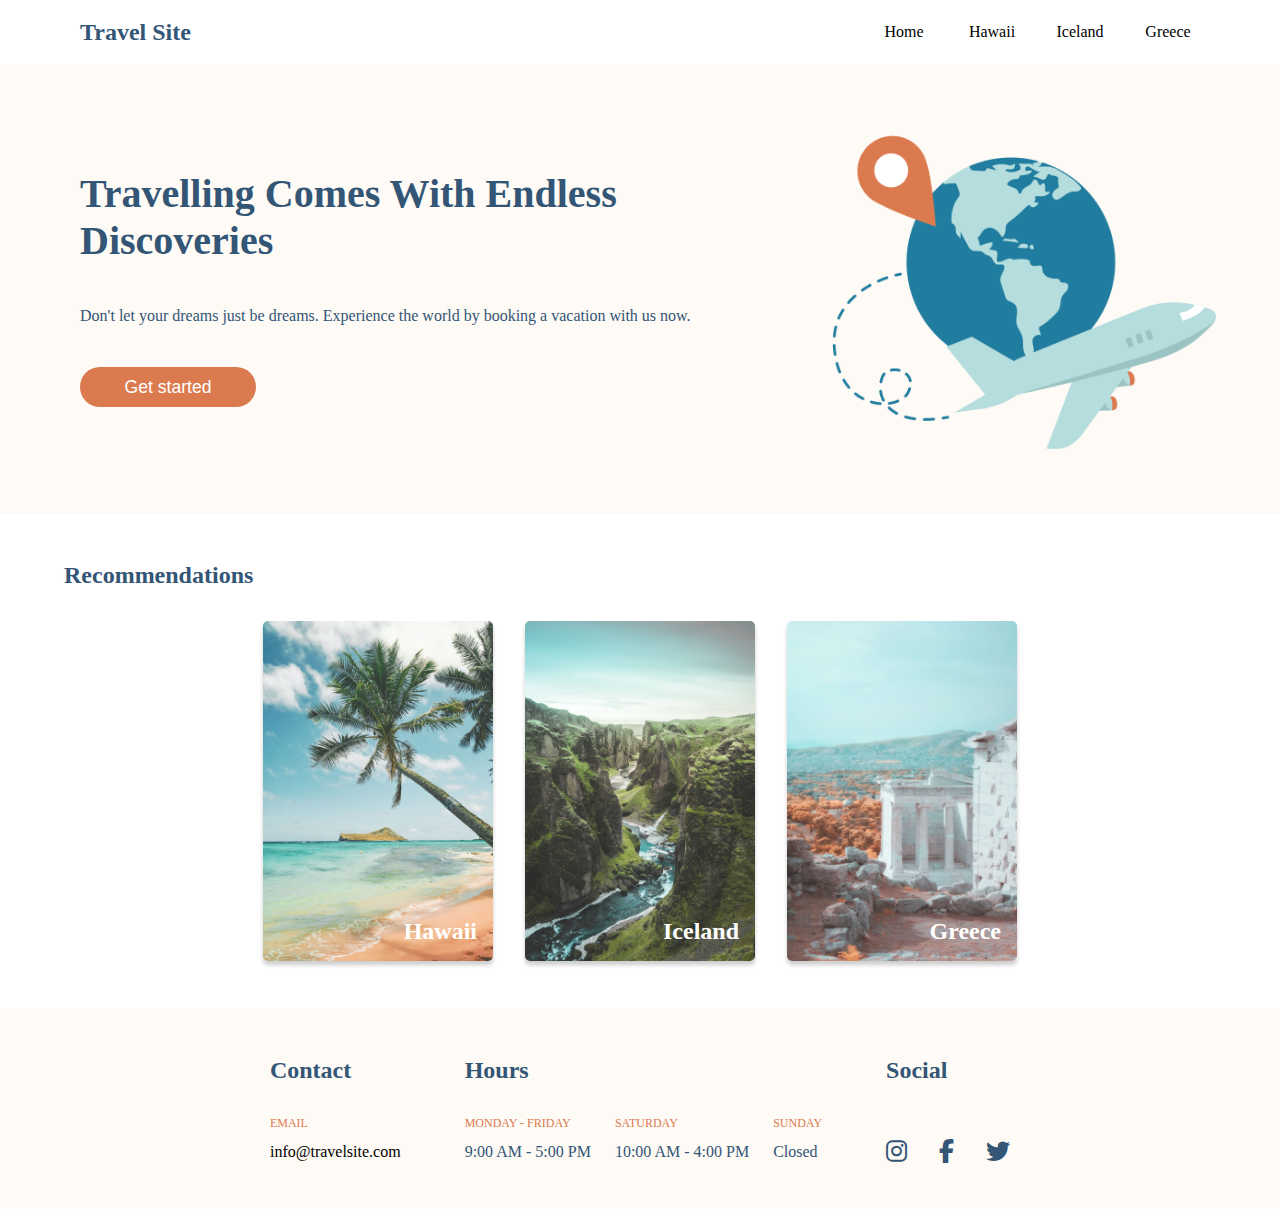
<file: index.html>
<!DOCTYPE html>
<html lang="en">
<head>
    <meta charset="UTF-8">
    <meta http-equiv="X-UA-Compatible" content="IE=edge">
    <meta name="viewport" content="width=device-width, initial-scale=1.0">
    <title>Travel Site</title>
    <link rel="stylesheet" href="./css/main.css">
    <link rel="stylesheet" href="./css/global.css">
    <link rel="stylesheet" href="https://cdnjs.cloudflare.com/ajax/libs/font-awesome/6.2.0/css/all.min.css">
</head>
<body>
    <header class="navbar">
        <div class="navbar__heading">
            <h2><a href="index.html">Travel Site</a></h2>
        </div>
        <ul class="navbar__items">
            <li class="navbar__item"><a href="index.html">Home</a></li>
            <li class="navbar__item"><a href="/pages/hawaii.html">Hawaii</a></li>
            <li class="navbar__item"><a href="/pages/iceland.html">Iceland</a></li>
            <li class="navbar__item"><a href="/pages/greece.html">Greece</a></li>        
        </ul>
    </header>
    <main>
        <section class="hero">
            <article class="hero__article">
                <h1 class="hero__header">Travelling Comes With Endless Discoveries</h1>
                <p class="hero__subheader">Don't let your dreams just be dreams. Experience the world by booking a vacation with us now.</p>
                <button class="hero__button">Get started</button>
            </article>
            <img class="hero__img" src="/assets/images/hero.png" alt="Hero section image">
        </section>
        <article class="recommendations">
            <h2 class="recommendations__header">Recommendations</h2>
            <section class="recommendations__section">
                <a href="/pages/hawaii.html"><div class="card card-hawaii">
                    <h2 class="card__header">Hawaii</h2>
                </div></a>
                <a href="/pages/iceland.html"><div class="card card-iceland">
                    <h2 class="card__header">Iceland</h2>
                </div></a>
                <a href="/pages/greece.html"><div class="card card-greece">
                    <h2 class="card__header">Greece</h2>
                </div></a>
            </section>
        </article>
    </main>
    <footer>
        <section class="contact__section">
            <h2 class="contact__header">Contact</h2>
            <div class="contact__content">
                <p class="contact__subject">EMAIL</p>
                <p class="contact__info"><a>info@travelsite.com</a></p>
            </div>
        </section>
        <section class="hours__section">
            <h2 class="hours__header">Hours</h2>
            <div class="hours__container">
                <div class="hours__content">
                    <p class="hours__subject">MONDAY - FRIDAY</p>
                    <p class="hours__info">9:00 AM - 5:00 PM</p>
                </div>
                <div class="hours__content">
                    <p class="hours__subject">SATURDAY</p>
                    <p class="hours__info">10:00 AM - 4:00 PM</p>
                </div>
                <div class="hours__content">
                    <p class="hours__subject">SUNDAY</p>
                    <p class="hours__info">Closed</p>
                </div>
            </div>
        </section>
        <section class="social__section">
            <h2 class="social__header">Social</h2>
            <div class="social__icons">
                <a href="#"><i class="fa-brands fa-instagram fa-xl"></i></a>
                <a href="#"><i class="fa-brands fa-facebook-f fa-xl"></i></a>
                <a href="#"><i class="fa-brands fa-twitter fa-xl"></i></a>
            </div>
        </section>
    </footer>
</body>
</html>
</file>
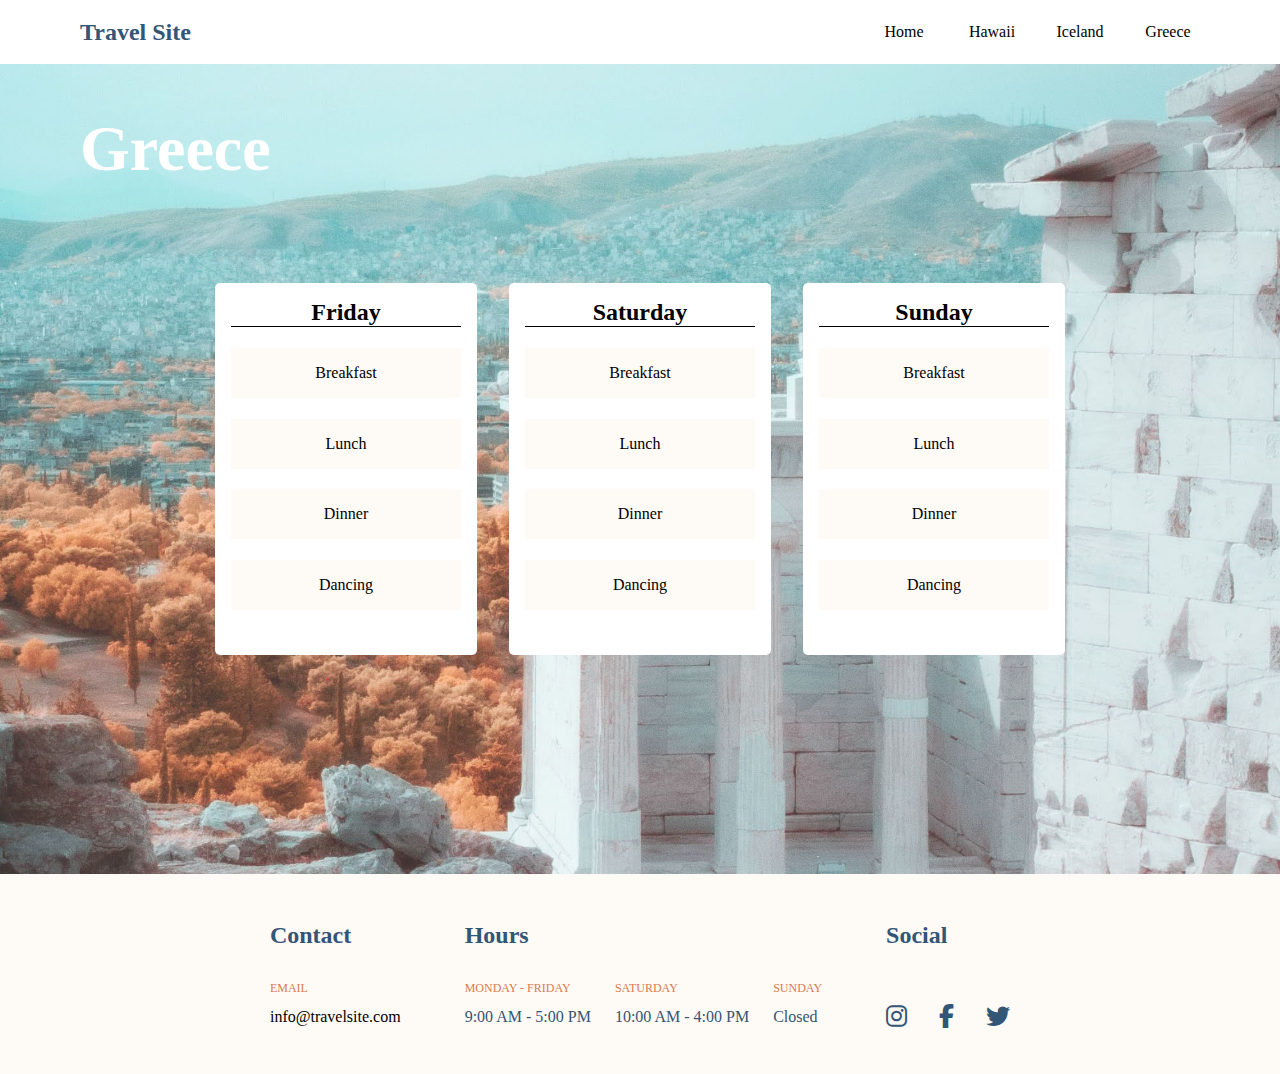
<file: pages/greece.html>
<!DOCTYPE html>
<html lang="en">
<head>
    <meta charset="UTF-8">
    <meta http-equiv="X-UA-Compatible" content="IE=edge">
    <meta name="viewport" content="width=device-width, initial-scale=1.0">
    <title>Travel Site</title>
    <link rel="stylesheet" href="../css/global.css">
    <link rel="stylesheet" href="../css/destinations.css">
    <link rel="stylesheet" href="https://cdnjs.cloudflare.com/ajax/libs/font-awesome/6.2.0/css/all.min.css">
</head>
<body>
    <header class="navbar">
        <div class="navbar__heading">
            <h2><a href="../index.html">Travel Site</a></h2>
        </div>
        <ul class="navbar__items">
            <li class="navbar__item"><a href="../index.html">Home</a></li>
            <li class="navbar__item"><a href="hawaii.html">Hawaii</a></li>
            <li class="navbar__item"><a href="iceland.html">Iceland</a></li>
            <li class="navbar__item"><a href="greece.html">Greece</a></li>        
        </ul>
    </header>
    <main>
        <section class="destination destination-greece">
            <h1 class="destination__header">Greece</h1>
            <section class="destination__section">
                <div class="card">
                    <h2 class="card__header">Friday</h2>
                    <p class="card__subheader">Breakfast</p>
                    <p class="card__subheader">Lunch</p>
                    <p class="card__subheader">Dinner</p>
                    <p class="card__subheader">Dancing</p>
                </div>
                <div class="card">
                    <h2 class="card__header">Saturday</h2>
                    <p class="card__subheader">Breakfast</p>
                    <p class="card__subheader">Lunch</p>
                    <p class="card__subheader">Dinner</p>
                    <p class="card__subheader">Dancing</p>
                </div>
                <div class="card">
                    <h2 class="card__header">Sunday</h2>
                    <p class="card__subheader">Breakfast</p>
                    <p class="card__subheader">Lunch</p>
                    <p class="card__subheader">Dinner</p>
                    <p class="card__subheader">Dancing</p>
                </div>
            </section>
        </section>
    </main>
    <footer>
        <section class="contact__section">
            <h2 class="contact__header">Contact</h2>
            <div class="contact__content">
                <p class="contact__subject">EMAIL</p>
                <p class="contact__info"><a>info@travelsite.com</a></p>
            </div>
        </section>
        <section class="hours__section">
            <h2 class="hours__header">Hours</h2>
            <div class="hours__container">
                <div class="hours__content">
                    <p class="hours__subject">MONDAY - FRIDAY</p>
                    <p class="hours__info">9:00 AM - 5:00 PM</p>
                </div>
                <div class="hours__content">
                    <p class="hours__subject">SATURDAY</p>
                    <p class="hours__info">10:00 AM - 4:00 PM</p>
                </div>
                <div class="hours__content">
                    <p class="hours__subject">SUNDAY</p>
                    <p class="hours__info">Closed</p>
                </div>
            </div>
        </section>
        <section class="social__section">
            <h2 class="social__header">Social</h2>
            <div class="social__icons">
                <a href="#"><i class="fa-brands fa-instagram fa-xl"></i></a>
                <a href="#"><i class="fa-brands fa-facebook-f fa-xl"></i></a>
                <a href="#"><i class="fa-brands fa-twitter fa-xl"></i></a>
            </div>
        </section>
    </footer>
</body>
</html>
</file>
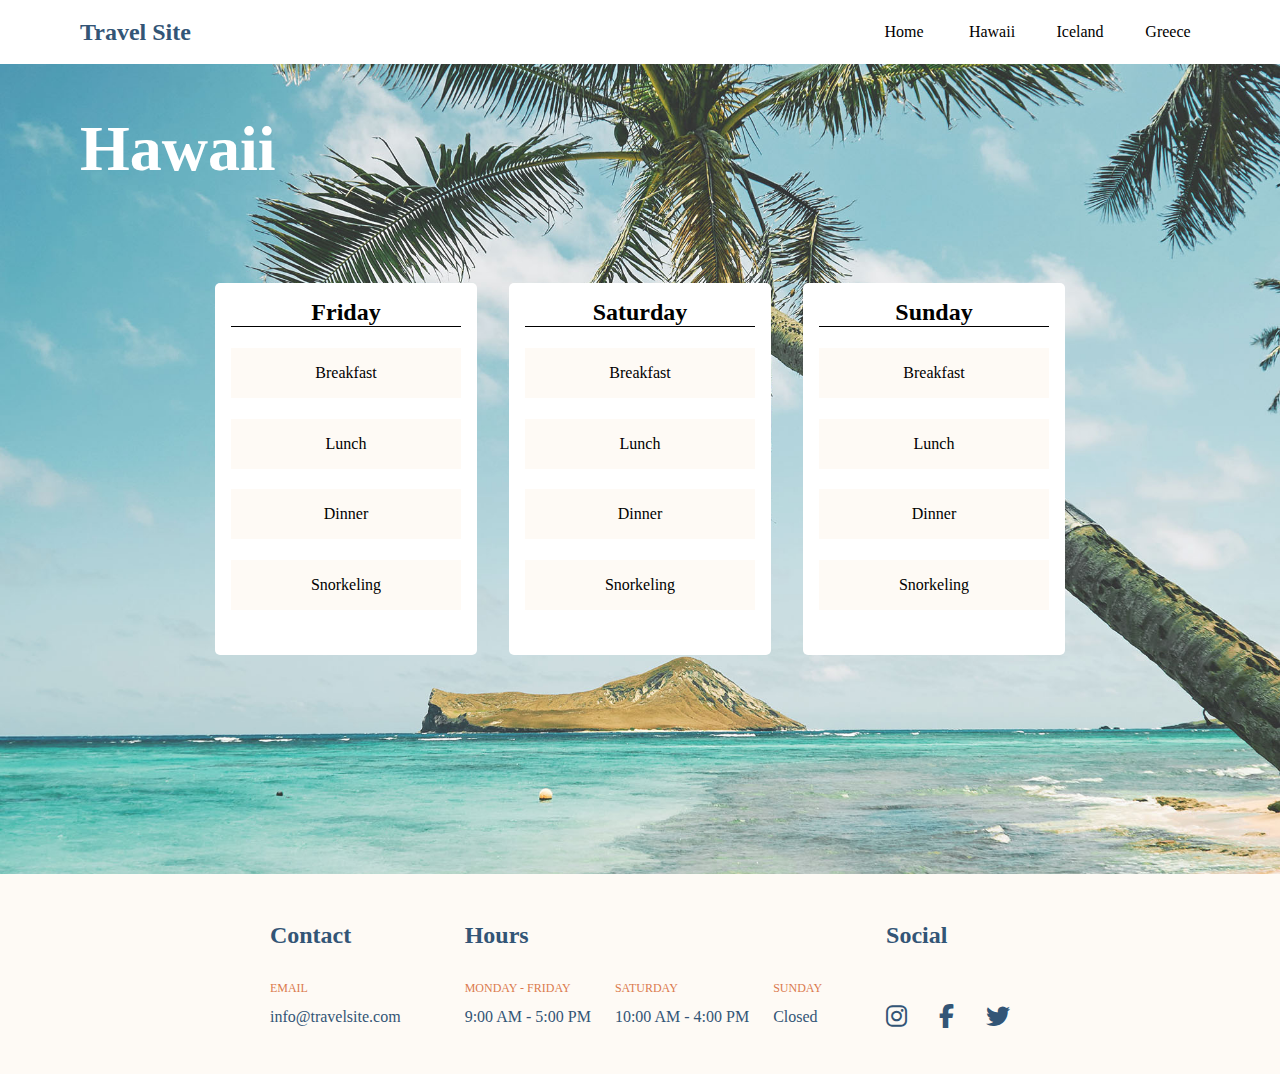
<file: pages/hawaii.html>
<!DOCTYPE html>
<html lang="en">
<head>
    <meta charset="UTF-8">
    <meta http-equiv="X-UA-Compatible" content="IE=edge">
    <meta name="viewport" content="width=device-width, initial-scale=1.0">
    <title>Travel Site</title>
    <link rel="stylesheet" href="../css/global.css">
    <link rel="stylesheet" href="../css/destinations.css">
    <link rel="stylesheet" href="https://cdnjs.cloudflare.com/ajax/libs/font-awesome/6.2.0/css/all.min.css">
</head>
<body>
    <header class="navbar">
        <div class="navbar__heading">
            <h2><a href="../index.html">Travel Site</a></h2>
        </div>
        <ul class="navbar__items">
            <li class="navbar__item"><a href="../index.html">Home</a></li>
            <li class="navbar__item"><a href="hawaii.html">Hawaii</a></li>
            <li class="navbar__item"><a href="iceland.html">Iceland</a></li>
            <li class="navbar__item"><a href="greece.html">Greece</a></li>        
        </ul>
    </header>
    <main>
        <section class="destination destination-hawaii">
            <h1 class="destination__header">Hawaii</h1>
            <section class="destination__section">
                <div class="card">
                    <h2 class="card__header">Friday</h2>
                    <p class="card__subheader">Breakfast</p>
                    <p class="card__subheader">Lunch</p>
                    <p class="card__subheader">Dinner</p>
                    <p class="card__subheader">Snorkeling</p>
                </div>
                <div class="card">
                    <h2 class="card__header">Saturday</h2>
                    <p class="card__subheader">Breakfast</p>
                    <p class="card__subheader">Lunch</p>
                    <p class="card__subheader">Dinner</p>
                    <p class="card__subheader">Snorkeling</p>
                </div>
                <div class="card">
                    <h2 class="card__header">Sunday</h2>
                    <p class="card__subheader">Breakfast</p>
                    <p class="card__subheader">Lunch</p>
                    <p class="card__subheader">Dinner</p>
                    <p class="card__subheader">Snorkeling</p>
                </div>
            </section>
        </section>
    </main>
    <footer>
        <section class="contact__section">
            <h2 class="contact__header">Contact</h2>
            <div class="contact__content">
                <p class="contact__subject">EMAIL</p>
                <p class="contact__info">info@travelsite.com</p>
            </div>
        </section>
        <section class="hours__section">
            <h2 class="hours__header">Hours</h2>
            <div class="hours__container">
                <div class="hours__content">
                    <p class="hours__subject">MONDAY - FRIDAY</p>
                    <p class="hours__info">9:00 AM - 5:00 PM</p>
                </div>
                <div class="hours__content">
                    <p class="hours__subject">SATURDAY</p>
                    <p class="hours__info">10:00 AM - 4:00 PM</p>
                </div>
                <div class="hours__content">
                    <p class="hours__subject">SUNDAY</p>
                    <p class="hours__info">Closed</p>
                </div>
            </div>
        </section>
        <section class="social__section">
            <h2 class="social__header">Social</h2>
            <div class="social__icons">
                <a href="#"><i class="fa-brands fa-instagram fa-xl"></i></a>
                <a href="#"><i class="fa-brands fa-facebook-f fa-xl"></i></a>
                <a href="#"><i class="fa-brands fa-twitter fa-xl"></i></a>
            </div>
        </section>
    </footer>
</body>
</html>
</file>
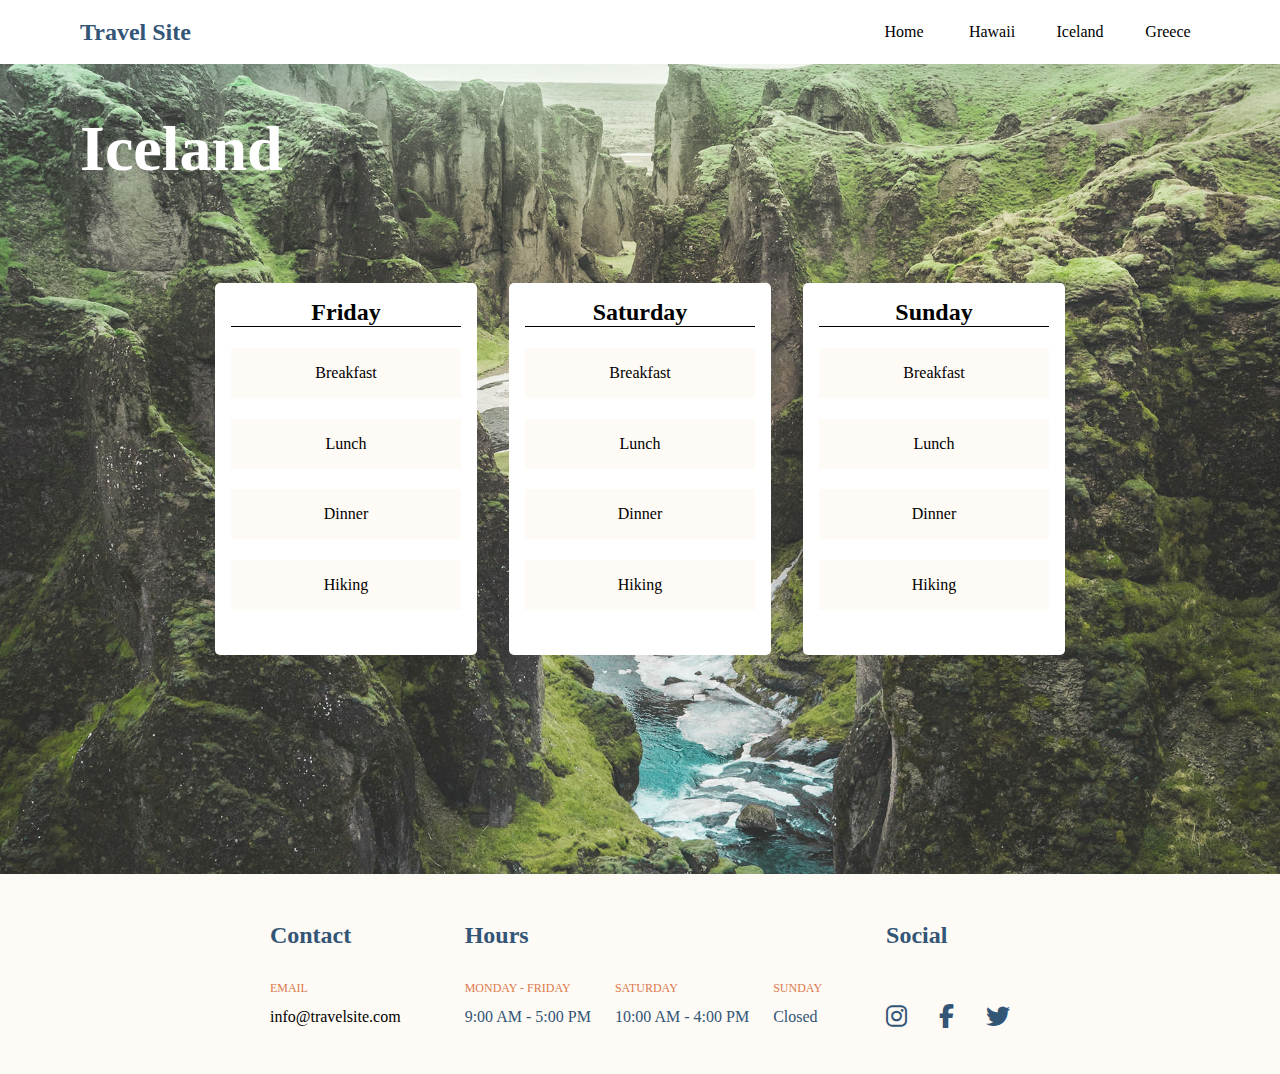
<file: pages/iceland.html>
<!DOCTYPE html>
<html lang="en">
<head>
    <meta charset="UTF-8">
    <meta http-equiv="X-UA-Compatible" content="IE=edge">
    <meta name="viewport" content="width=device-width, initial-scale=1.0">
    <title>Travel Site</title>
    <link rel="stylesheet" href="../css/global.css">
    <link rel="stylesheet" href="../css/destinations.css">
    <link rel="stylesheet" href="https://cdnjs.cloudflare.com/ajax/libs/font-awesome/6.2.0/css/all.min.css">
</head>
<body>
    <header class="navbar">
        <div class="navbar__heading">
            <h2><a href="../index.html">Travel Site</a></h2>
        </div>
        <ul class="navbar__items">
            <li class="navbar__item"><a href="../index.html">Home</a></li>
            <li class="navbar__item"><a href="hawaii.html">Hawaii</a></li>
            <li class="navbar__item"><a href="iceland.html">Iceland</a></li>
            <li class="navbar__item"><a href="greece.html">Greece</a></li>        
        </ul>
    </header>
    <main>
        <section class="destination destination-iceland">
            <h1 class="destination__header">Iceland</h1>
            <section class="destination__section">
                <div class="card">
                    <h2 class="card__header">Friday</h2>
                    <p class="card__subheader">Breakfast</p>
                    <p class="card__subheader">Lunch</p>
                    <p class="card__subheader">Dinner</p>
                    <p class="card__subheader">Hiking</p>
                </div>
                <div class="card">
                    <h2 class="card__header">Saturday</h2>
                    <p class="card__subheader">Breakfast</p>
                    <p class="card__subheader">Lunch</p>
                    <p class="card__subheader">Dinner</p>
                    <p class="card__subheader">Hiking</p>
                </div>
                <div class="card">
                    <h2 class="card__header">Sunday</h2>
                    <p class="card__subheader">Breakfast</p>
                    <p class="card__subheader">Lunch</p>
                    <p class="card__subheader">Dinner</p>
                    <p class="card__subheader">Hiking</p>
                </div>
            </section>
        </section>
    </main>
    <footer>
        <section class="contact__section">
            <h2 class="contact__header">Contact</h2>
            <div class="contact__content">
                <p class="contact__subject">EMAIL</p>
                <p class="contact__info"><a>info@travelsite.com</a></p>
            </div>
        </section>
        <section class="hours__section">
            <h2 class="hours__header">Hours</h2>
            <div class="hours__container">
                <div class="hours__content">
                    <p class="hours__subject">MONDAY - FRIDAY</p>
                    <p class="hours__info">9:00 AM - 5:00 PM</p>
                </div>
                <div class="hours__content">
                    <p class="hours__subject">SATURDAY</p>
                    <p class="hours__info">10:00 AM - 4:00 PM</p>
                </div>
                <div class="hours__content">
                    <p class="hours__subject">SUNDAY</p>
                    <p class="hours__info">Closed</p>
                </div>
            </div>
        </section>
        <section class="social__section">
            <h2 class="social__header">Social</h2>
            <div class="social__icons">
                <a href="#"><i class="fa-brands fa-instagram fa-xl"></i></a>
                <a href="#"><i class="fa-brands fa-facebook-f fa-xl"></i></a>
                <a href="#"><i class="fa-brands fa-twitter fa-xl"></i></a>
            </div>
        </section>
    </footer>
</body>
</html>
</file>
<file: css/main.css>
.navbar__item:hover {
    border-bottom: 2px solid #db7a4e;
}

.hero {
    position: relative;
    display: flex;
    justify-content: space-around;
    padding: 4rem 0;
    margin: auto;
    background: #fefaf5;
    width: 100%;
}

.hero__article {
    display: flex;
    flex-direction: column;
    position: relative;
    left: 1rem;
    justify-content: space-evenly;
    align-items: left;
    color: #335576;
    max-height: 30%;
    max-width: 50%;
}

.hero__header {
    font-size: 2.5rem;
}

.hero__button {
    background: #db7a4e;
    color: white;
    border: none;
    width: 11rem;
    height: 2.5rem;
    font-size: 1.1rem;
    border-radius: 30px;
    cursor: pointer;
}

.hero__button:hover {
    border-radius: 30px;
    border:2px solid #fffdfa;
    box-shadow:  9px 9px 18px #f0eeeb,-9px -9px 18px #ffffff;
}


.hero__img {
    max-width: 30%;
    max-height: 30%;
}

.recommendations {
    display: flex;
    flex-direction: column;
    justify-content: center;
    margin: 3rem 0;
    gap: 2rem;
}

.recommendations__header {
    position: relative;
    left: 4rem;
    color: #335576;
}

.recommendations__section {
    display: flex;
    justify-content: center;
    gap: 2rem;
}

.card {
    position: relative;
    border-radius: 5px;
    box-shadow: 0px 4px 4px rgb(0, 0, 0, 0.2);
    width: 230px;
    height: 340px;
}

.card:hover {
    border-radius: 5px;
    box-shadow:  20px 20px 18px #f0f0f0,-20px -20px 18px #ffffff;
}

.card-hawaii {
    background-image: url(/assets/images/hawaii.jpg);
    background-size: 100%;
    background-repeat: no-repeat;
}

.card-iceland {
    background-image: url(/assets/images/iceland.jpg);
    background-size: 100%;
    background-repeat: no-repeat;
}

.card-greece {
    background-image: url(/assets/images/greece.jpg);
    background-size: 100%;
    background-repeat: no-repeat;
}

.card__header {
    position: absolute;
    margin: 1rem;
    right: 0;
    bottom: 0;
    color: white;
}
</file>
<file: css/global.css>
* {
    margin: 0;
    padding: 0;
}

body {
    font-family: verdana;
    display: flex;
    flex-direction: column;
}

main {
    padding-top: 4rem;
}

a {
    text-decoration: none;
    color:black;
}

.navbar {
    position: fixed;
    z-index: 1;
    display: flex;
    justify-content: space-between;
    align-items: center;
    box-sizing: border-box;
    margin: 0 auto;
    background: #ffffff;
    width: 100vw;
    height: 4rem;
}

.navbar__heading {
    position: relative;
    left: 5rem;
}

.navbar__heading a {
    color: #335576;
}

.navbar__items {
    display: flex;
    justify-content: space-between;
    gap: 1.5rem;
}

.navbar__item {
    position: relative;
    right: 5rem;
    display: flex;
    justify-content: space-evenly;
    list-style: none;
    align-items: center;
    height: 2.5rem;
    width: 4rem;
    /* padding-bottom: .5rem; */

}

.navbar__item:hover {
    border: 2px solid #fafafa;
    border-bottom: 2px solid #db7a4e;
    border-radius: 5px;
    background: #fafafa;
    box-shadow:  5px 5px 80px #bcbcbc,-5px -5px 80px #ffffff;
}

footer {
    display: flex;
    justify-content: center;
    background:#fefaf5;
    gap: 4rem;
    padding: 3rem;
}

.contact__section {
    color:#335576;
    display: flex;
    gap: 2rem;
    align-items: left;
    flex-direction: column;
    justify-content: space-between;
}

.contact__content {
    display: flex;
    flex-direction: column;
    gap: .75rem;
}

.contact__subject {
    font-size: .75rem;
    color:#db7a4e
}

.contact__info {
    cursor: pointer;
}

.hours__section {
    color:#335576;
    display: flex;
    flex-direction: column;
    gap: 2rem;
    align-items: left;
}

.hours__container {
    display: flex;
    flex-direction: row;
    justify-content: space-between;
    gap: 1.5rem;
}
.hours__content {
    display: flex;
    flex-direction: column;
    gap: .75rem;
}

.hours__subject {
    font-size: .75rem;
    color:#db7a4e
}

.social__section {
    color:#335576;
    display: flex;
    gap: 2rem;
    align-items: left;
    flex-direction: column;
    justify-content: space-between;
}

.social__icons {
    display: flex;
    justify-content: space-between;
    gap: 2rem;
}

.fa-brands {
    color:#335576;
}
</file>
<file: css/destinations.css>
.destination {
    position: relative;
    display: flex;
    flex-direction: column;
    align-items: center;
    padding: 3rem auto;
    background-repeat: no-repeat;
    background-size:cover;
    background-position: center;
    width: 100%;
    height: 90vh;
}

.destination-hawaii {
    background-image: url(../assets/images/hawaii.jpg);
}

.destination-iceland {
    background-image: url(../assets/images/iceland.jpg);
}

.destination-greece {
    background-image: url(../assets/images/greece.jpg);
}

.destination__header {
    position: absolute;
    color: white;
    font-size: 4rem;
    top: 3rem;
    left: 5rem;
}

.destination__section {
    display: flex;
    justify-content: center;
    align-items: center;
    margin: auto 0;
    gap: 2rem;
}

.card {
    display: flex;
    flex-direction: column;
    position: relative;
    border-radius: 5px;
    background: white;
    text-align: center;
    gap: 1.3rem;
    padding: 1rem;
    width: 230px;
    height: 340px;
}

.card__header {
    border-bottom: 1px solid black;
}

.card__subheader {
    align-items: center;
    background: #fefaf5;
    padding: 1rem 0;
}
</file>
